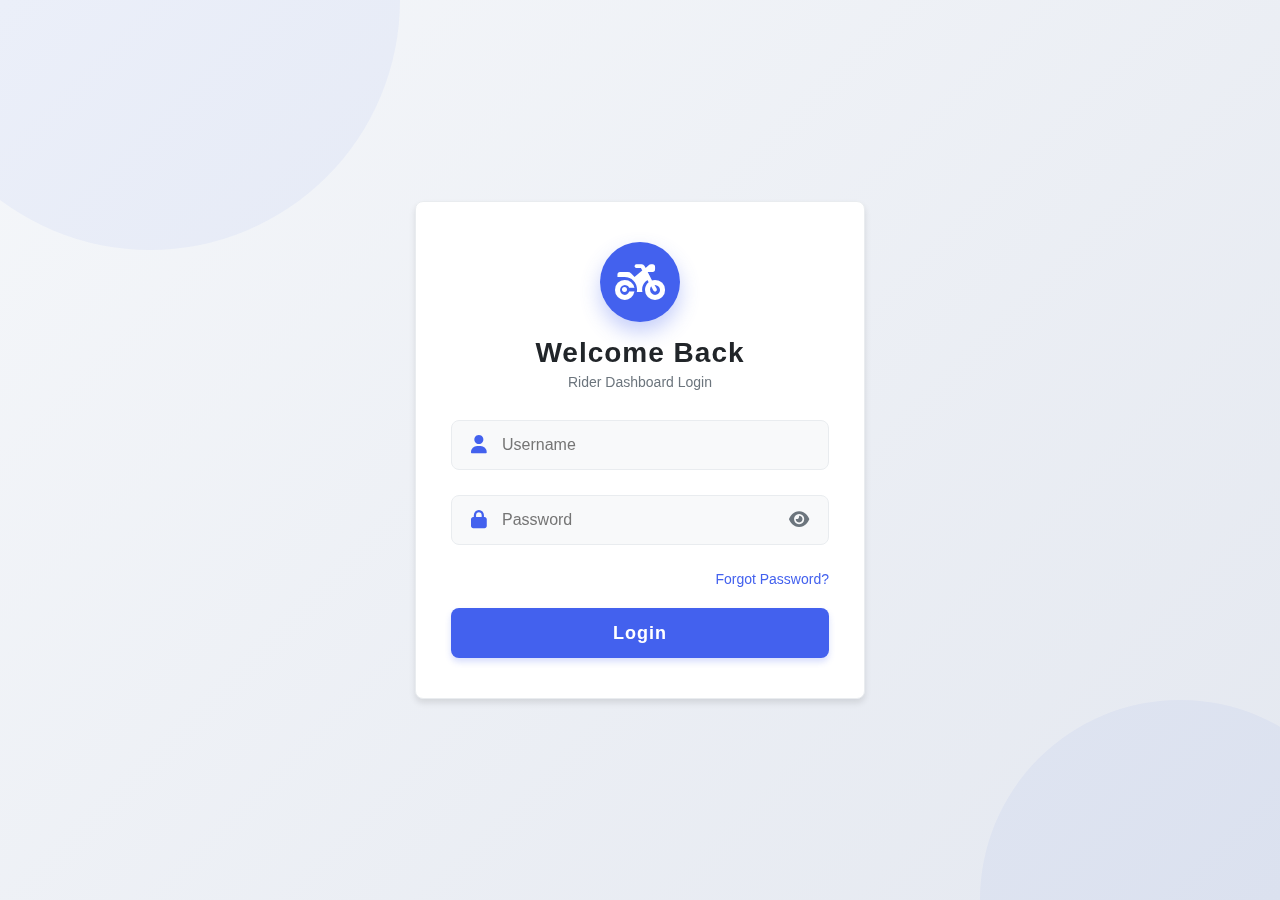
<file: frontend/index.html>
<!DOCTYPE html>
<html lang="en">

<head>
  <meta charset="UTF-8">
  <meta name="viewport" content="width=device-width, initial-scale=1.0">
  <title>Rider Login</title>
  <link rel="stylesheet" href="https://cdnjs.cloudflare.com/ajax/libs/font-awesome/6.4.0/css/all.min.css">
  <style>
    :root {
      --primary: #4361ee;
      --primary-dark: #3a56d4;
      --light: #f8f9fa;
      --dark: #212529;
      --gray: #6c757d;
      --light-gray: #e9ecef;
      --white: #ffffff;
      --border-radius: 8px;
      --box-shadow: 0 4px 6px rgba(0, 0, 0, 0.1);
      --transition: all 0.3s ease;
    }

    * {
      margin: 0;
      padding: 0;
      box-sizing: border-box;
      font-family: 'Segoe UI', Tahoma, Geneva, Verdana, sans-serif;
    }

    body {
      display: flex;
      justify-content: center;
      align-items: center;
      min-height: 100vh;
      background: linear-gradient(135deg, #f5f7fa 0%, #e4e8f0 100%);
      padding: 20px;
    }

    .background-shapes {
      position: fixed;
      top: 0;
      left: 0;
      width: 100%;
      height: 100%;
      z-index: -1;
    }

    .shape {
      position: absolute;
      border-radius: 50%;
      opacity: 0.05;
    }

    .shape-1 {
      width: 500px;
      height: 500px;
      background: var(--primary);
      top: -250px;
      left: -100px;
    }

    .shape-2 {
      width: 400px;
      height: 400px;
      background: var(--primary);
      bottom: -200px;
      right: -100px;
    }

    .container {
      width: 100%;
      max-width: 450px;
      perspective: 1000px;
    }

    .card {
      width: 100%;
      background: var(--white);
      border-radius: var(--border-radius);
      padding: 40px 35px;
      box-shadow: var(--box-shadow);
      border: 1px solid var(--light-gray);
      transform-style: preserve-3d;
      animation: cardEntrance 0.8s ease-out;
    }

    @keyframes cardEntrance {
      from {
        opacity: 0;
        transform: translateY(50px) rotateX(30deg);
      }

      to {
        opacity: 1;
        transform: translateY(0) rotateX(0);
      }
    }

    .logo {
      text-align: center;
      margin-bottom: 30px;
    }

    .logo i {
      font-size: 40px;
      color: var(--white);
      background: var(--primary);
      width: 80px;
      height: 80px;
      line-height: 80px;
      border-radius: 50%;
      box-shadow: 0 10px 20px rgba(67, 97, 238, 0.3);
    }

    .logo h1 {
      color: var(--dark);
      margin-top: 15px;
      font-weight: 600;
      font-size: 28px;
      letter-spacing: 1px;
    }

    .logo p {
      color: var(--gray);
      margin-top: 5px;
      font-size: 14px;
    }

    .input-group {
      position: relative;
      margin-bottom: 25px;
    }

    .input-group input {
      width: 100%;
      padding: 15px 50px;
      border: 1px solid var(--light-gray);
      background: var(--light);
      border-radius: var(--border-radius);
      outline: none;
      color: var(--dark);
      font-size: 16px;
      transition: var(--transition);
      height: 50px;
    }

    .input-group input:focus {
      border-color: var(--primary);
      box-shadow: 0 0 0 3px rgba(67, 97, 238, 0.2);
    }

    .input-icon {
      position: absolute;
      left: 20px;
      top: 50%;
      transform: translateY(-50%);
      color: var(--primary);
      font-size: 18px;
    }

    .toggle-password {
      position: absolute;
      right: 20px;
      top: 50%;
      transform: translateY(-50%);
      color: var(--gray);
      cursor: pointer;
      font-size: 18px;
      transition: var(--transition);
      border-radius: 50%;
      display: flex;
      align-items: center;
      justify-content: center;
    }

    .toggle-password:hover {
      background-color: rgba(67, 97, 238, 0.1);
      color: var(--primary);
    }

    button {
      width: 100%;
      padding: 15px;
      border: none;
      border-radius: var(--border-radius);
      background: var(--primary);
      color: var(--white);
      font-weight: 600;
      font-size: 18px;
      cursor: pointer;
      transition: var(--transition);
      box-shadow: 0 4px 6px rgba(67, 97, 238, 0.2);
      letter-spacing: 1px;
      height: 50px;
      display: flex;
      align-items: center;
      justify-content: center;
    }

    button:hover {
      transform: translateY(-3px);
      box-shadow: 0 8px 15px rgba(67, 97, 238, 0.3);
      background: var(--primary-dark);
    }

    .error {
      display: none;
      background: rgba(220, 53, 69, 0.1);
      color: #dc3545;
      padding: 12px;
      border-radius: var(--border-radius);
      margin-top: 20px;
      text-align: center;
      border: 1px solid rgba(220, 53, 69, 0.2);
      animation: shake 0.5s linear;
    }

    @keyframes shake {
      0%, 100% { transform: translateX(0); }
      20%, 60% { transform: translateX(-5px); }
      40%, 80% { transform: translateX(5px); }
    }

    .loader {
      display: none;
      width: 20px;
      height: 20px;
      border: 3px solid rgba(255,255,255,0.3);
      border-radius: 50%;
      border-top-color: var(--white);
      animation: spin 1s linear infinite;
      margin-left: 10px;
    }

    @keyframes spin { to { transform: rotate(360deg); } }

    .forgot-password { text-align: right; margin-bottom: 20px; }
    .forgot-password a { color: var(--primary); text-decoration: none; font-size: 14px; }
    .forgot-password a:hover { text-decoration: underline; }

    @media (max-width: 500px) {
      .card { padding: 30px 25px; }
      .logo h1 { font-size: 24px; }
      .input-group input { padding: 12px 45px; }
      .input-icon { left: 15px; }
      .toggle-password { right: 15px; }
    }
  </style>
</head>

<body>
  <div class="background-shapes">
    <div class="shape shape-1"></div>
    <div class="shape shape-2"></div>
  </div>

  <div class="container">
    <div class="card">
      <div class="logo">
        <i class="fas fa-motorcycle"></i>
        <h1>Welcome Back</h1>
        <p>Rider Dashboard Login</p>
      </div>

      <form id="loginForm">
        <div class="input-group">
          <span class="input-icon"><i class="fas fa-user"></i></span>
          <input type="text" id="username" placeholder="Username" required>
        </div>

        <div class="input-group">
          <span class="input-icon"><i class="fas fa-lock"></i></span>
          <input type="password" id="password" placeholder="Password" required>
          <span class="toggle-password" id="togglePassword"><i class="fas fa-eye"></i></span>
        </div>

        <div class="forgot-password">
          <a href="request-reset.html">Forgot Password?</a>
        </div>

        <button type="submit" id="loginBtn">
          <span id="btnText">Login</span>
          <div class="loader" id="loader"></div>
        </button>
      </form>

      <p id="errorMessage" class="error"></p>
    </div>
  </div>

  <script>
    document.addEventListener("DOMContentLoaded", () => {
      const loginForm = document.getElementById("loginForm");
      const errorMessage = document.getElementById("errorMessage");
      const togglePassword = document.getElementById("togglePassword");
      const passwordInput = document.getElementById("password");
      const loginBtn = document.getElementById("loginBtn");
      const btnText = document.getElementById("btnText");
      const loader = document.getElementById("loader");

      // Toggle password visibility
      togglePassword.addEventListener("click", () => {
        const type = passwordInput.type === "password" ? "text" : "password";
        passwordInput.type = type;
        togglePassword.innerHTML = type === "password" ? '<i class="fas fa-eye"></i>' : '<i class="fas fa-eye-slash"></i>';
      });

      // Handle login submit
      loginForm.addEventListener("submit", async (e) => {
        e.preventDefault();
        errorMessage.style.display = "none";

        btnText.style.display = "none";
        loader.style.display = "block";
        loginBtn.disabled = true;

        try {
          const formData = new URLSearchParams();
          formData.append("username", document.getElementById("username").value);
          formData.append("password", passwordInput.value);

          const res = await fetch("http://127.0.0.1:8000/login", {
            method: "POST",
            headers: { "Content-Type": "application/x-www-form-urlencoded" },
            body: formData
          });

          const data = await res.json();
          if (!res.ok) throw new Error(data.detail || "Login failed");

          localStorage.setItem("access_token", data.access_token);
          localStorage.setItem("refresh_token", data.refresh_token);
          localStorage.setItem("username", document.getElementById("username").value);
          localStorage.setItem("role", data.role);

          window.location.href = "dashboard.html";
        } catch (err) {
          errorMessage.textContent = err.message || "Server not reachable";
          errorMessage.style.display = "block";
        } finally {
          btnText.style.display = "block";
          loader.style.display = "none";
          loginBtn.disabled = false;
        }
      });
    });
  </script>
</body>

</html>
</file>
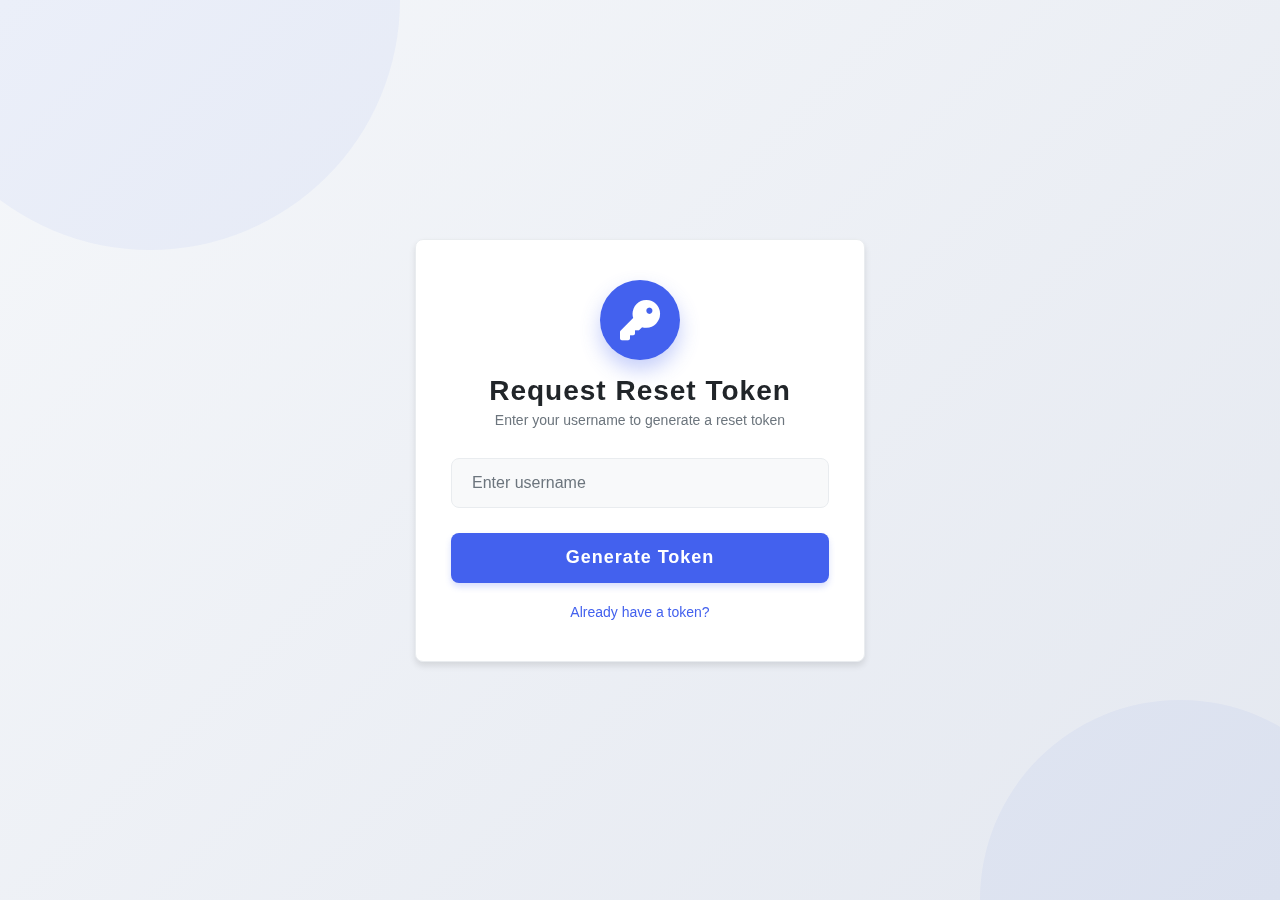
<file: frontend/request-reset.html>
<!DOCTYPE html>
<html lang="en">
<head>
  <meta charset="UTF-8">
  <meta name="viewport" content="width=device-width, initial-scale=1.0">
  <title>Request Reset Token</title>
  <link rel="stylesheet" href="https://cdnjs.cloudflare.com/ajax/libs/font-awesome/6.4.0/css/all.min.css">
  <style>
    /* Base Styles */
    :root {
      --primary: #4361ee;
      --primary-dark: #3a56d4;
      --secondary: #3f37c9;
      --light: #f8f9fa;
      --dark: #212529;
      --gray: #6c757d;
      --light-gray: #e9ecef;
      --white: #ffffff;
      --blue: #4361ee;
      --green: #4cc9f0;
      --border-radius: 8px;
      --box-shadow: 0 4px 6px rgba(0, 0, 0, 0.1);
      --transition: all 0.3s ease;
    }

    * {
      margin: 0;
      padding: 0;
      box-sizing: border-box;
      font-family: 'Segoe UI', Tahoma, Geneva, Verdana, sans-serif;
    }
    
    body {
      display: flex;
      justify-content: center;
      align-items: center;
      min-height: 100vh;
      background: linear-gradient(135deg, #f5f7fa 0%, #e4e8f0 100%);
      padding: 20px;
      overflow: hidden;
    }
    
    .background-shapes {
      position: fixed;
      top: 0;
      left: 0;
      width: 100%;
      height: 100%;
      z-index: -1;
    }
    
    .shape {
      position: absolute;
      border-radius: 50%;
      opacity: 0.05;
    }
    
    .shape-1 {
      width: 500px;
      height: 500px;
      background: var(--primary);
      top: -250px;
      left: -100px;
    }
    
    .shape-2 {
      width: 400px;
      height: 400px;
      background: var(--blue);
      bottom: -200px;
      right: -100px;
    }
    
    .container {
      width: 100%;
      max-width: 450px;
      perspective: 1000px;
    }
    
    .card {
      width: 100%;
      background: var(--white);
      border-radius: var(--border-radius);
      padding: 40px 35px;
      box-shadow: var(--box-shadow);
      border: 1px solid var(--light-gray);
      transform-style: preserve-3d;
      animation: cardEntrance 0.8s ease-out;
    }
    
    @keyframes cardEntrance {
      from {
        opacity: 0;
        transform: translateY(50px) rotateX(30deg);
      }
      to {
        opacity: 1;
        transform: translateY(0) rotateX(0);
      }
    }
    
    .logo {
      text-align: center;
      margin-bottom: 30px;
    }
    
    .logo i {
      font-size: 40px;
      color: var(--white);
      background: var(--primary);
      width: 80px;
      height: 80px;
      line-height: 80px;
      border-radius: 50%;
      box-shadow: 0 10px 20px rgba(67, 97, 238, 0.3);
    }
    
    .logo h1 {
      color: var(--dark);
      margin-top: 15px;
      font-weight: 600;
      font-size: 28px;
      letter-spacing: 1px;
    }
    
    .logo p {
      color: var(--gray);
      margin-top: 5px;
      font-size: 14px;
    }
    
    .input-group {
      position: relative;
      margin-bottom: 25px;
    }
    
    .input-group input {
      width: 100%;
      padding: 15px 20px;
      border: 1px solid var(--light-gray);
      background: var(--light);
      border-radius: var(--border-radius);
      outline: none;
      color: var(--dark);
      font-size: 16px;
      transition: var(--transition);
      height: 50px;
    }
    
    .input-group input::placeholder {
      color: var(--gray);
    }
    
    .input-group input:focus {
      border-color: var(--primary);
      box-shadow: 0 0 0 3px rgba(67, 97, 238, 0.2);
    }
    
    button {
      width: 100%;
      padding: 15px;
      border: none;
      border-radius: var(--border-radius);
      background: var(--primary);
      color: var(--white);
      font-weight: 600;
      font-size: 18px;
      cursor: pointer;
      transition: var(--transition);
      box-shadow: 0 4px 6px rgba(67, 97, 238, 0.2);
      letter-spacing: 1px;
      height: 50px;
      display: flex;
      align-items: center;
      justify-content: center;
    }
    
    button:hover {
      transform: translateY(-3px);
      box-shadow: 0 8px 15px rgba(67, 97, 238, 0.3);
      background: var(--primary-dark);
    }
    
    button:active {
      transform: translateY(0);
    }
    
    .btn-copy {
      width: auto;
      padding: 10px 20px;
      margin-top: 15px;
      background: var(--green);
      display: none;
    }
    
    .btn-copy:hover {
      background: #3bb4d8;
    }
    
    .message {
      padding: 12px;
      border-radius: var(--border-radius);
      margin-top: 20px;
      text-align: center;
      display: none;
    }
    
    .success {
      background: rgba(40, 167, 69, 0.1);
      color: #28a745;
      border: 1px solid rgba(40, 167, 69, 0.2);
    }
    
    .error {
      background: rgba(220, 53, 69, 0.1);
      color: #dc3545;
      border: 1px solid rgba(220, 53, 69, 0.2);
      animation: shake 0.5s linear;
    }
    
    @keyframes shake {
      0%, 100% {transform: translateX(0);}
      20%, 60% {transform: translateX(-5px);}
      40%, 80% {transform: translateX(5px);}
    }
    
    .loader {
      display: none;
      width: 20px;
      height: 20px;
      border: 3px solid rgba(255, 255, 255, 0.3);
      border-radius: 50%;
      border-top-color: var(--white);
      animation: spin 1s linear infinite;
    }
    
    @keyframes spin {
      to { transform: rotate(360deg); }
    }
    
    .link-text {
      text-align: center;
      margin-top: 20px;
    }
    
    .link-text a {
      color: var(--primary);
      text-decoration: none;
      font-size: 14px;
      transition: var(--transition);
    }
    
    .link-text a:hover {
      text-decoration: underline;
    }
    
    /* Responsive design */
    @media (max-width: 500px) {
      .card {
        padding: 30px 25px;
      }
      
      .logo h1 {
        font-size: 24px;
      }
    }
  </style>
</head>
<body>
  <div class="background-shapes">
    <div class="shape shape-1"></div>
    <div class="shape shape-2"></div>
  </div>
  
  <div class="container">
    <div class="card">
      <div class="logo">
        <i class="fas fa-key"></i>
        <h1>Request Reset Token</h1>
        <p>Enter your username to generate a reset token</p>
      </div>
      
      <form id="requestForm">
        <div class="input-group">
          <input type="text" id="username" placeholder="Enter username" required />
        </div>
        
        <button type="submit" id="requestBtn">
          <span id="btnText">Generate Token</span>
          <div class="loader" id="loader"></div>
        </button>
      </form>
      
      <button id="copyBtn" class="btn-copy">
        <i class="fas fa-copy"></i> Copy Reset Token
      </button>
      
      <p id="message" class="message"></p>
      
      <div class="link-text">
        <a href="reset.html">Already have a token?</a>
      </div>
    </div>
  </div>

  <script>
    document.addEventListener("DOMContentLoaded", () => {
      const requestForm = document.getElementById("requestForm");
      const message = document.getElementById("message");
      const requestBtn = document.getElementById("requestBtn");
      const copyBtn = document.getElementById("copyBtn");
      const btnText = document.getElementById("btnText");
      const loader = document.getElementById("loader");
      let resetToken = '';
      
      requestForm.addEventListener("submit", async (e) => {
        e.preventDefault();
        const username = document.getElementById("username").value.trim();
        
        // Show loading state
        btnText.style.display = 'none';
        loader.style.display = 'block';
        requestBtn.disabled = true;
        
        try {
          const res = await fetch("http://127.0.0.1:8000/generate-reset-token", {
            method: "POST",
            headers: { "Content-Type": "application/json" },
            body: JSON.stringify({ username })
          });

          const data = await res.json();

          if (!res.ok) {
            message.textContent = data.detail || "Request failed";
            message.className = "message error";
            message.style.display = "block";
            return;
          }

          // Store the token but don't display it
          resetToken = data.reset_token;
          
          // Show success message and copy button
          message.textContent = "✅ Reset token generated successfully! Click the button below to copy it.";
          message.className = "message success";
          message.style.display = "block";
          
          // Show the copy button
          copyBtn.style.display = "flex";
          copyBtn.style.margin = "15px auto 0";

        } catch (err) {
          message.textContent = "Server error";
          message.className = "message error";
          message.style.display = "block";
        } finally {
          // Reset button state
          btnText.style.display = 'block';
          loader.style.display = 'none';
          requestBtn.disabled = false;
        }
      });
      
      // Copy token to clipboard
      copyBtn.addEventListener("click", () => {
        navigator.clipboard.writeText(resetToken).then(() => {
          // Show confirmation
          const originalText = copyBtn.innerHTML;
          copyBtn.innerHTML = '<i class="fas fa-check"></i> Copied!';
          copyBtn.style.background = "#28a745";
          
          // Revert after 2 seconds
          setTimeout(() => {
            copyBtn.innerHTML = originalText;
            copyBtn.style.background = "";
          }, 2000);
        }).catch(err => {
          alert("Failed to copy token: " + err);
        });
      });
    });
  </script>
</body>
</html>
</file>
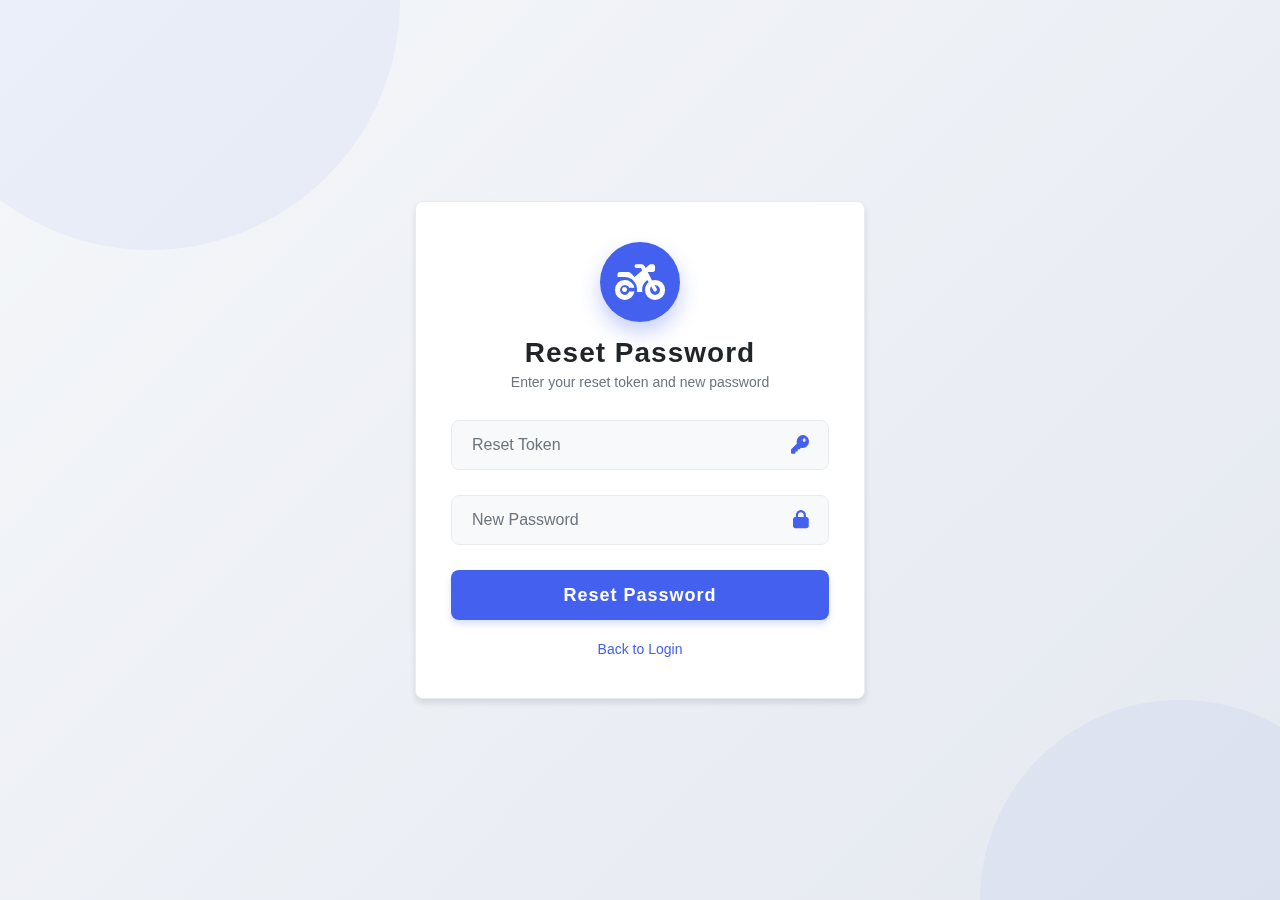
<file: frontend/reset.html>
<!DOCTYPE html>
<html lang="en">

<head>
  <meta charset="UTF-8">
  <meta name="viewport" content="width=device-width, initial-scale=1.0">
  <title>Reset Password</title>
  <link rel="stylesheet" href="https://cdnjs.cloudflare.com/ajax/libs/font-awesome/6.4.0/css/all.min.css">
  <style>
    /* Base Styles */
    :root {
      --primary: #4361ee;
      --primary-dark: #3a56d4;
      --secondary: #3f37c9;
      --light: #f8f9fa;
      --dark: #212529;
      --gray: #6c757d;
      --light-gray: #e9ecef;
      --white: #ffffff;
      --blue: #4361ee;
      --green: #4cc9f0;
      --border-radius: 8px;
      --box-shadow: 0 4px 6px rgba(0, 0, 0, 0.1);
      --transition: all 0.3s ease;
    }

    * {
      margin: 0;
      padding: 0;
      box-sizing: border-box;
      font-family: 'Segoe UI', Tahoma, Geneva, Verdana, sans-serif;
    }

    body {
      display: flex;
      justify-content: center;
      align-items: center;
      min-height: 100vh;
      background: linear-gradient(135deg, #f5f7fa 0%, #e4e8f0 100%);
      padding: 20px;
      overflow: hidden;
    }

    .background-shapes {
      position: fixed;
      top: 0;
      left: 0;
      width: 100%;
      height: 100%;
      z-index: -1;
    }

    .shape {
      position: absolute;
      border-radius: 50%;
      opacity: 0.05;
    }

    .shape-1 {
      width: 500px;
      height: 500px;
      background: var(--primary);
      top: -250px;
      left: -100px;
    }

    .shape-2 {
      width: 400px;
      height: 400px;
      background: var(--blue);
      bottom: -200px;
      right: -100px;
    }

    .container {
      width: 100%;
      max-width: 450px;
      perspective: 1000px;
    }

    .card {
      width: 100%;
      background: var(--white);
      border-radius: var(--border-radius);
      padding: 40px 35px;
      box-shadow: var(--box-shadow);
      border: 1px solid var(--light-gray);
      transform-style: preserve-3d;
      animation: cardEntrance 0.8s ease-out;
    }

    @keyframes cardEntrance {
      from {
        opacity: 0;
        transform: translateY(50px) rotateX(30deg);
      }

      to {
        opacity: 1;
        transform: translateY(0) rotateX(0);
      }
    }

    .logo {
      text-align: center;
      margin-bottom: 30px;
    }

    .logo i {
      font-size: 40px;
      color: var(--white);
      background: var(--primary);
      width: 80px;
      height: 80px;
      line-height: 80px;
      border-radius: 50%;
      box-shadow: 0 10px 20px rgba(67, 97, 238, 0.3);
    }

    .logo h1 {
      color: var(--dark);
      margin-top: 15px;
      font-weight: 600;
      font-size: 28px;
      letter-spacing: 1px;
    }

    .logo p {
      color: var(--gray);
      margin-top: 5px;
      font-size: 14px;
    }

    .input-group {
      position: relative;
      margin-bottom: 25px;
    }

    .input-group input {
      width: 100%;
      padding: 15px 50px 15px 20px;
      border: 1px solid var(--light-gray);
      background: var(--light);
      border-radius: var(--border-radius);
      outline: none;
      color: var(--dark);
      font-size: 16px;
      transition: var(--transition);
      height: 50px;
    }

    .input-group input::placeholder {
      color: var(--gray);
    }

    .input-group input:focus {
      border-color: var(--primary);
      box-shadow: 0 0 0 3px rgba(67, 97, 238, 0.2);
    }

    .input-group .input-icon {
      position: absolute;
      right: 20px;
      top: 50%;
      transform: translateY(-50%);
      color: var(--primary);
      font-size: 18px;
    }

    button {
      width: 100%;
      padding: 15px;
      border: none;
      border-radius: var(--border-radius);
      background: var(--primary);
      color: var(--white);
      font-weight: 600;
      font-size: 18px;
      cursor: pointer;
      transition: var(--transition);
      box-shadow: 0 4px 6px rgba(67, 97, 238, 0.2);
      letter-spacing: 1px;
      height: 50px;
      display: flex;
      align-items: center;
      justify-content: center;
    }

    button:hover {
      transform: translateY(-3px);
      box-shadow: 0 8px 15px rgba(67, 97, 238, 0.3);
      background: var(--primary-dark);
    }

    button:active {
      transform: translateY(0);
    }

    .message {
      padding: 12px;
      border-radius: var(--border-radius);
      margin-top: 20px;
      text-align: center;
      display: none;
    }

    .success {
      background: rgba(40, 167, 69, 0.1);
      color: #28a745;
      border: 1px solid rgba(40, 167, 69, 0.2);
    }

    .error {
      background: rgba(220, 53, 69, 0.1);
      color: #dc3545;
      border: 1px solid rgba(220, 53, 69, 0.2);
      animation: shake 0.5s linear;
    }

    @keyframes shake {

      0%,
      100% {
        transform: translateX(0);
      }

      20%,
      60% {
        transform: translateX(-5px);
      }

      40%,
      80% {
        transform: translateX(5px);
      }
    }

    .loader {
      display: none;
      width: 20px;
      height: 20px;
      border: 3px solid rgba(255, 255, 255, 0.3);
      border-radius: 50%;
      border-top-color: var(--white);
      animation: spin 1s linear infinite;
    }

    @keyframes spin {
      to {
        transform: rotate(360deg);
      }
    }

    .back-to-login {
      text-align: center;
      margin-top: 20px;
    }

    .back-to-login a {
      color: var(--primary);
      text-decoration: none;
      font-size: 14px;
      transition: var(--transition);
    }

    .back-to-login a:hover {
      text-decoration: underline;
    }

    /* Responsive design */
    @media (max-width: 500px) {
      .card {
        padding: 30px 25px;
      }

      .logo h1 {
        font-size: 24px;
      }

      .input-group input {
        padding: 12px 45px 12px 15px;
      }

      .input-group .input-icon {
        right: 15px;
      }
    }
  </style>
</head>

<body>
  <div class="background-shapes">
    <div class="shape shape-1"></div>
    <div class="shape shape-2"></div>
  </div>

  <div class="container">
    <div class="card">
      <div class="logo">
        <i class="fas fa-motorcycle"></i>
        <h1>Reset Password</h1>
        <p>Enter your reset token and new password</p>
      </div>

      <form id="resetForm">
        <div class="input-group">
          <input type="text" id="token" placeholder="Reset Token" required>
          <span class="input-icon"><i class="fas fa-key"></i></span>
        </div>

        <div class="input-group">
          <input type="password" id="newPassword" placeholder="New Password" required>
          <span class="input-icon"><i class="fas fa-lock"></i></span>
        </div>

        <button type="submit" id="resetBtn">
          <span id="btnText">Reset Password</span>
          <div class="loader" id="loader"></div>
        </button>
      </form>

      <p id="message" class="message"></p>

      <div class="back-to-login">
        <a href="index.html">Back to Login</a>
      </div>
    </div>
  </div>

  <script>
    document.addEventListener("DOMContentLoaded", () => {
      const resetForm = document.getElementById("resetForm");
      const message = document.getElementById("message");
      const resetBtn = document.getElementById("resetBtn");
      const btnText = document.getElementById("btnText");
      const loader = document.getElementById("loader");

      resetForm.addEventListener("submit", async (e) => {
        e.preventDefault();
        const token = document.getElementById("token").value.trim();
        const newPassword = document.getElementById("newPassword").value.trim();

        // Show loading state
        btnText.style.display = 'none';
        loader.style.display = 'block';
        resetBtn.disabled = true;

        try {
          const res = await fetch("http://127.0.0.1:8000/reset-password", {
            method: "POST",
            headers: { "Content-Type": "application/json" },
            body: JSON.stringify({ token, new_password: newPassword })
          });

          const data = await res.json();
          if (!res.ok) {
            message.textContent = data.detail || "Reset failed";
            message.className = "message error";
            message.style.display = "block";
            return;
          }

          message.textContent = data.message || "Password reset successful";
          message.className = "message success";
          message.style.display = "block";

          setTimeout(() => { window.location.href = "index.html"; }, 2000);
        } catch (err) {
          message.textContent = "Server error";
          message.className = "message error";
          message.style.display = "block";
        } finally {
          // Reset button state
          btnText.style.display = 'block';
          loader.style.display = 'none';
          resetBtn.disabled = false;
        }
      });
    });
  </script>
</body>

</html>
</file>
